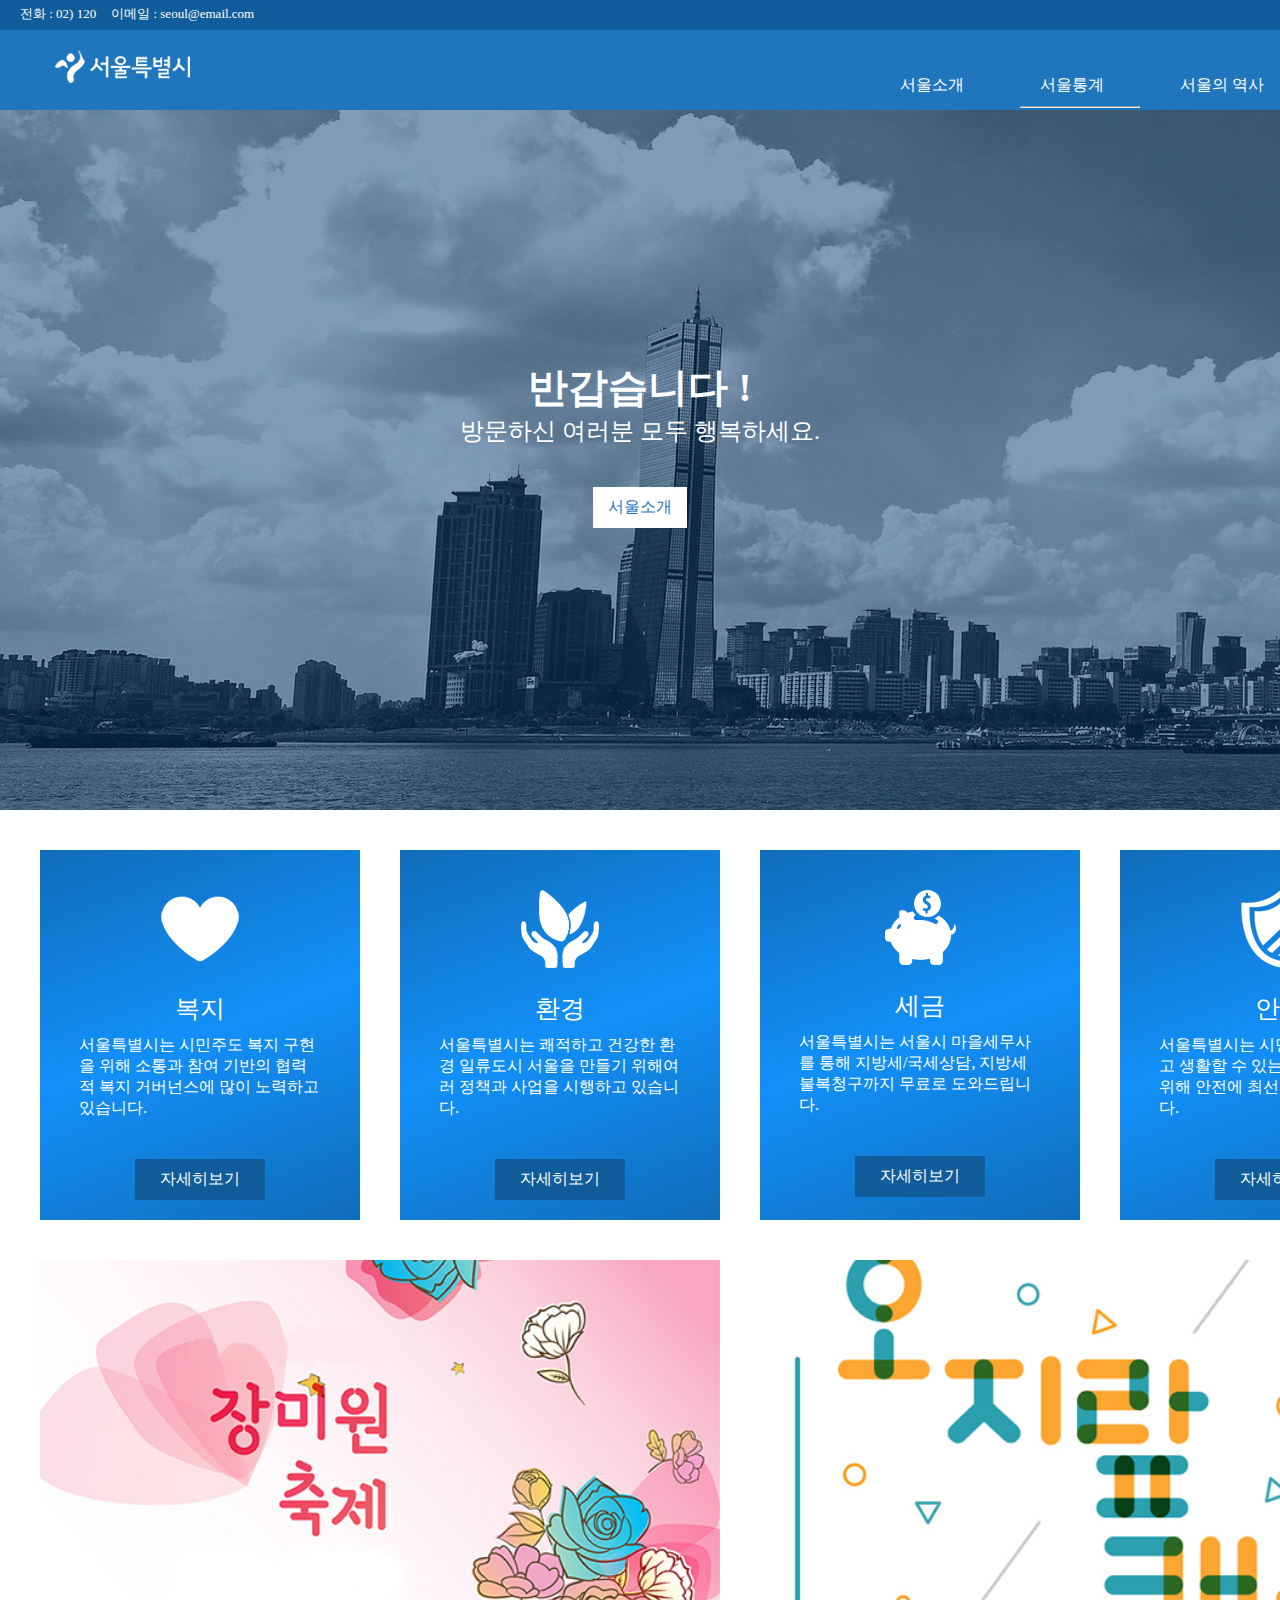
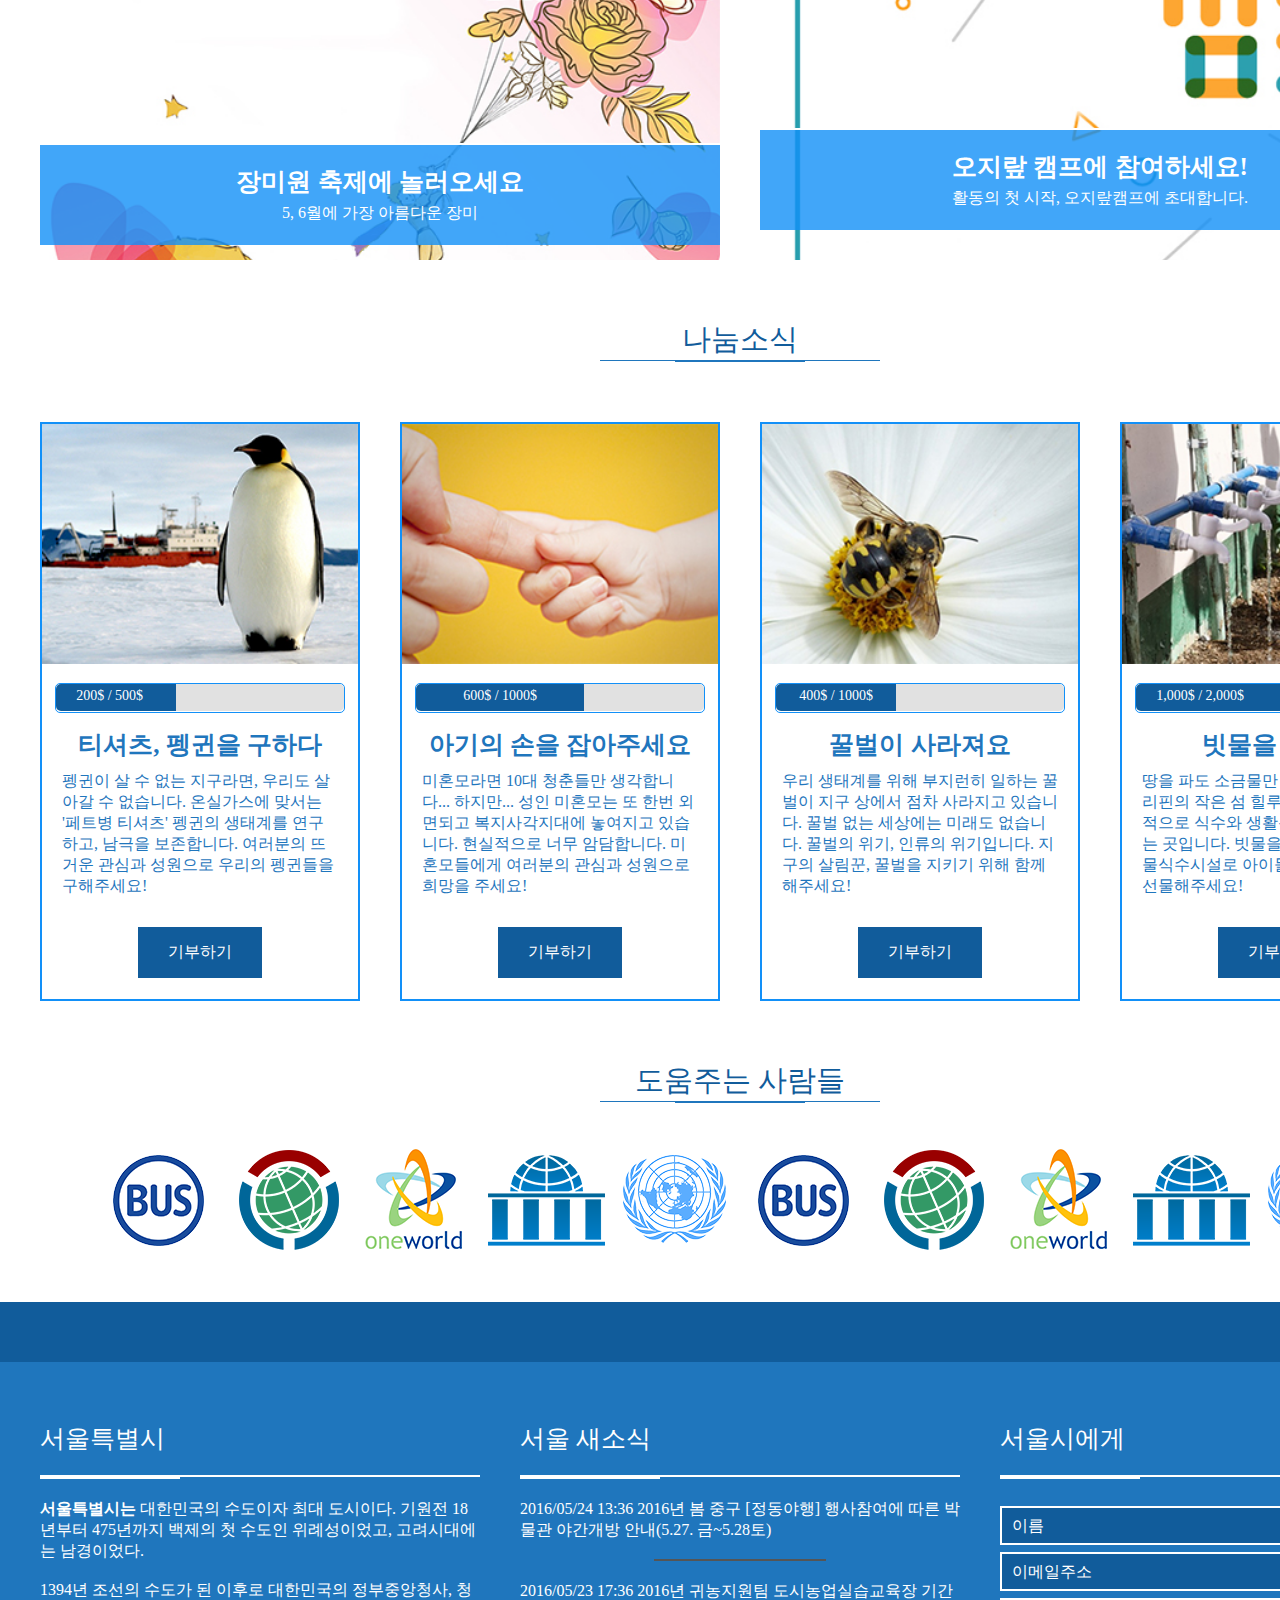
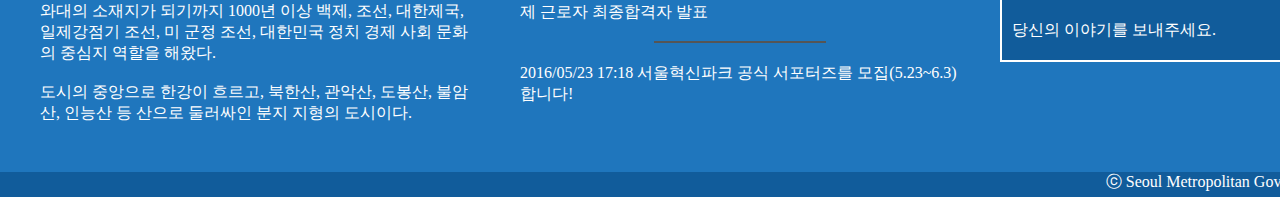
<file: html_css_web master/index.html>
<!DOCTYPE html>
<html lang="en">
<head>
	<meta charset="UTF-8">
	<link rel="stylesheet" href="css/style.css">
	<title>서울특별시</title>
</head>
<body>
	<!-- C1 START -->
	<div class="onheader col-md-12 bjblue" id="c1">
		<div class="container white">
			<ul class="mt5">
				<li class="f13">
					전화 : 02) 120
				</li>
				<li class="ml15 f13">
					이메일 : seoul@email.com
				</li>
			</ul>
		</div>
	</div><!-- C1 END -->
	<!-- C2 START -->

	<header class="col-md-12 bblue" id="c2">
		<div class="container">
			<ul class="col-md-7">
				<li class="mt20 ml15">
					<img src="images/logo.png" alt="image" title="image">
				</li>
			</ul>
			<ul class="col-md-5 white mt45">
				<li class="col-md-3">
					서울소개
				</li>
				<li class="col-md-3">
					서울통계
					<hr class="mt10" style="margin-left:-20px;">
					<ul style="margin-left:-30px;">
						<li>
							<a href="#">인구통계</a>
						</li>
						<li>
							<a href="#">기구통계</a>
						</li>
					</ul>
				</li>
				<li class="col-md-3">
					서울의 역사
				</li>
				<li class="col-md-3">
					도보관광
				</li>
			</ul>
			<ul>
				<li></li>
				<li></li>
				<li></li>
			</ul>
		</div>
	</header><!-- C2 END -->
	<!-- C3 START -->
	<div class="visual col-md-12 tac" id="c3">
		<ul class="white">
			<li class="main">
				반갑습니다 !
			</li>
			<li class="sub">
				방문하신 여러분 모두 행복하세요.
			</li>
			<li class="button sub">
				<button class="blue mt40">
					서울소개
				</button>
			</li>
		</ul>
	</div><!-- C3 END -->
	<!-- C4 START -->
	<div class="col-md-12 mt40" id="c4">
		<div class="container">
			<ul class="col-md-3">
				<li class="tac white">
					<img src="images/icons/icon_1.png" class="mt40" alt="icon" title="icon">
					<p class="mt20 f25">복지</p>
					<p class="mt10 tal">
						서울특별시는 시민주도 복지 구현을 위해 소통과 참여 기반의 협력적 복지 거버넌스에 많이 노력하고 있습니다.
					</p>
					<button class="white bjblue mt40">
						자세히보기
					</button>
				</li>
			</ul>
			<ul class="col-md-3">
				<li class="tac white">
					<img src="images/icons/icon_2.png" class="mt40" alt="icon" title="icon">
					<p class="mt20 f25">환경</p>
					<p class="mt10 tal">
						서울특별시는 쾌적하고 건강한 환경 일류도시 서울을 만들기 위해여러 정책과 사업을 시행하고 있습니다.
					</p>
					<button class="white bjblue mt40">
						자세히보기
					</button>
				</li>
			</ul>
			<ul class="col-md-3">
				<li class="tac white">
					<img src="images/icons/icon_3.png" class="mt40" alt="icon" title="icon">
					<p class="mt20 f25">세금</p>
					<p class="mt10 tal">
						서울특별시는 서울시 마을세무사를 통해 지방세/국세상담, 지방세불복청구까지 무료로 도와드립니다.
					</p>
					<button class="white bjblue mt40">
						자세히보기
					</button>
				</li>
			</ul>
			<ul class="col-md-3">
				<li class="tac white">
					<img src="images/icons/icon_4.png" class="mt40" alt="icon" title="icon">
					<p class="mt20 f25">안전</p>
					<p class="mt10 tal">
						서울특별시는 시민 모두가 안심하고 생활할 수 있는 환경을 만들기위해 안전에 최선을 다하고 있습니다.
					</p>
					<button class="white bjblue mt40">
						자세히보기
					</button>
				</li>
			</ul>
		</div>
	</div><!-- C4 END -->
	<!-- C5 START -->
	<div class="col-md-12 mt40" id="c5">
		<div class="container">
			<div class="jang col-md-6">
				<ul>
					<li>
						<div class="back">
							<p style="padding:60px 0px; margin-left:60px; opacity:0;">
								여러분의 소중한 장미는 어디에 있나요? <br>
								2016 서울대공원 장미원축제 개최 <br>
								<br>
								- 5.27.(금)부터 6.12.(일)까지 17일간 테마가든에서 개최 <br>
								- '어린왕자가 사랑한 장미'를 주제로 포토존, 프로포즈 이벤트 진행 <br>
								- 매일 밤 9시까지 개장, 밤이면 더욱 향기로운 천만송이 장미의 향연 <br>
								- 수도권민 누구에게나 열린 쉼표가 되는 과천 서울대공원 <br>
								<br>
								기 간: '16. 5. 27.(금) ~ 6.12.(일) [17일간] 장 소: 서울대공원 테마가든 장<br>미원 일대'
							</p>
							<table style="width:80%; opacity:0; margin-left:60px; margin-top:-50px;" >
								<tr class="tac">
									<th style="width:40%;">
										프로그램
									</th>
									<th style="width:20%;">
										장 소
									</th>
									<th style="width:20%;">
										일 자
									</th>
									<th style="width:20%;">
										일 시
									</th>
								</tr>
								<tr>
									<td>
										어린왕자 도서관
									</td>
									<td rowspan="2">테마가든</td>
									<td>매 일</td>
									<td>10:00 ~ 18:00</td>
								</tr>
								<tr>
									<td>장미풀장</td>
									<td></td>
									<td></td>
								</tr>
								<tr>
									<td>로즈&러브 콘서트</td>
									<td rowspan="2">테마가든</td>
									<td>토 일, 현충일</td>
									<td>17:00~19:00</td>
								</tr>
								<tr>
									<td>어른왕자의 매직쇼</td>
									<td>금~일요일</td>
									<td>19:00~19:30</td>
								</tr>
								<tr>
									<td>사랑은 미리내다리에서</td>
									<td>미리내다리</td>
									<td>5.28~5.29</td>
									<td>13:00~17:00</td>
								</tr>
							</table>
							<hr class="mt15" style="border:solid 1px #fff;">
							<ul class="op">
								<li style="height:100px; background:rgba(18,144,248,0.8);">
									<p class="tac pt20 f25 white" style="font-weight:bold;">장미원 축제에 놀러오세요</p>
									<p class="tac mt5 white">5, 6월에 가장 아름다운 장미</p>
								</li>
							</ul>
						</div>
					</li>
				</ul>
			</div>
			<div class="oji col-md-6">
				<ul>
					<li>
						<div class="back">
							<p style="padding:60px 0px; margin-left:60px; opacity:0;">
								서울청년정책네트워크 오지랖캠프<br>
								<br>
								청년정책네트워크 맴버(오지라퍼)<br>
								활동의 첫 시작, 오지랖캠프에 초대합니다. <br>
								가벼운 참여 가능합니다. 누구나 웰컴! <br>
								<br>
								'오지라퍼'란?<br>
								빗듯한 문제의식에 공감하는 친구들과 다음사회를 꿈꾸며, 오지랖 부리<br>
								고 싶은 분<br>
								모집대상 : 서울에서 활동하는 만 18세-39세 청년 및 단체<br>
								활동내용 : 오지랖캠프, 모임별 활동/작당모의, 아카데미<br>
								<br>
								'오지라퍼' 되기 <br>
								서울청년정책네트워크 홈페이지 가입 <br>
								wwww.seoulyg.net
							</p>
						
							<hr class="mt45" style="border:solid 1px #fff;">
							<ul class="op">
								<li style="height:100px; background:rgba(18,144,248,0.8);">
									<p class="tac pt20 f25 white" style="font-weight:bold;">오지랖 캠프에 참여하세요!</p>
									<p class="tac mt5 white">활동의 첫 시작, 오지랖캠프에 초대합니다.</p>
								</li>
							</ul>
						</div>
					</li>
				</ul>
			</div>
		</div>
	</div><!-- C5 END -->
	<div id="c6" class="col-md-12 mt60">
		<div class="container">
			<div class="title">
				<ul>
					<li class="jblue">
						나눔소식
					</li>
					<li class="bblue">
						
					</li>
					<li class="bblue">
						
					</li>
				</ul>
			</div>
			<div class="content" style="margin-top:60px;">
				<div class="col-md-3">
					<ul>
						<li>
							<img src="images/donation/1.jpg" style="width:100%;" alt="donation" title="donation">
						</li>
						<li class="col-md-11 fit">
							<ul>
								<li class="col-md-5 white f14">200$ / 500$</li>
								<li class="col-md-7"></li>
							</ul>
						</li>
						<li class="tac col-md-12">
							<p class="f25 blue mt15" style="font-weight:bold;">티셔츠, 펭귄을 구하다</p>
							<p class="tal mt10 blue">
								펭귄이 살 수 없는 지구라면, 우리도 살아갈 수 없습니다. 온실가스에 맞서는 '페트병 티셔츠' 펭귄의 생태계를 연구하고, 남극을 보존합니다. 여러분의 뜨거운 관심과 성원으로 우리의 펭귄들을 구해주세요!
							</p>
							<button class="white mt30 bjblue">
								기부하기
							</button>
						</li>
					</ul>
				</div>
				<div class="col-md-3 ">
					<ul>
						<li>
							<img src="images/donation/2.jpg" style="width:100%;" alt="donation" title="donation">
						</li>
						<li class="col-md-11 fit">
							<ul>
								<li class="col-md-7 white f14 tac">600$ / 1000$</li>
								<li class="col-md-5"></li>
							</ul>
						</li>
						<li class="tac col-md-12">
							<p class="f25 blue mt15" style="font-weight:bold;">아기의 손을 잡아주세요</p>
							<p class="tal mt10 blue">
								미혼모라면 10대 청춘들만 생각합니다... 하지만... 성인 미혼모는 또 한번 외면되고 복지사각지대에 놓여지고 있습니다. 현실적으로 너무 암담합니다. 미혼모들에게 여러분의 관심과 성원으로 희망을 주세요!
							</p>
							<button class="white mt30 bjblue">
								기부하기
							</button>
						</li>
					</ul>
				</div>
				<div class="col-md-3">
					<ul>
						<li>
							<img src="images/donation/3.jpg" style="width:100%;" alt="donation" title="donation">
						</li>
						<li class="col-md-11 fit">
							<ul>
								<li class="fit col-md-5 white f14 tac">400$ / 1000$</li>
								<li class="col-md-7"></li>
							</ul>
						</li>
						<li class="tac col-md-12">
							<p class="f25 blue mt15" style="font-weight:bold;">꿀벌이 사라져요</p>
							<p class="tal mt10 blue">
								우리 생태계를 위해 부지런히 일하는 꿀벌이 지구 상에서 점차 사라지고 있습니다. 꿀벌 없는 세상에는 미래도 없습니다. 꿀벌의 위기, 인류의 위기입니다. 지구의 살림꾼, 꿀벌을 지키기 위해 함께해주세요!
							</p>
							<button class="white mt30 bjblue">
								기부하기
							</button>
						</li>
					</ul>
				</div>
				<div class="col-md-3">
					<ul>
						<li>
							<img src="images/donation/4.jpg" style="width:100%;" alt="donation" title="donation">
						</li>
						<li class="col-md-11 fit">
							<ul>
								<li class="col-md-6 white f14">1,000$ / 2,000$</li>
								<li class="col-md-6"></li>
							</ul>
						</li>
						<li class="tac col-md-12">
							<p class="f25 blue mt15" style="font-weight:bold;">빗물을 식수로</p>
							<p class="tal mt10 blue">
								땅을 파도 소금물만 나오는 작은 섬. 필리핀의 작은 섬 힐루퉁안. 이곳은 자체적으로 식수와 생활용수를 조달할 수 없는 곳입니다. 빗물을 식수로 바꾸는 빗물식수시설로 아이들에게 깨끗한 물을 선물해주세요!
							</p>
							<button class="white mt30 bjblue">
								기부하기
							</button>
						</li>
					</ul>
				</div>
			</div>
		</div>
	</div>
	<div class="col-md-12 mt60" id="c7">
		<div class="container">
			<div class="title">
				<ul>
					<li class="jblue">
						도움주는 사람들
					</li>
					<li class="bblue">
						
					</li>
					<li class="bblue">
						
					</li>
				</ul>
			</div>
			<ul class="col-md-12 mt40">
				<li class="tac">
					<img src="images/sponsors/bus.png" alt="bus" title="bus">
					<img src="images/sponsors/wikimedia.png" alt="bus" title="bus">
					<img src="images/sponsors/one-world.png" alt="bus" title="bus">
					<img src="images/sponsors/wikiversity.png" alt="bus" title="bus">
					<img src="images/sponsors/united-nations.png" alt="bus" title="bus">
					<img src="images/sponsors/bus.png" alt="bus" title="bus">
					<img src="images/sponsors/wikimedia.png" alt="bus" title="bus">
					<img src="images/sponsors/one-world.png" alt="bus" title="bus">
					<img src="images/sponsors/wikiversity.png" alt="bus" title="bus">
					<img src="images/sponsors/united-nations.png" alt="bus" title="bus">
				</li>
			</ul>
		</div>
	</div>
	<footer class="col-md-12 mt40 bblue" id="c8">
		<div class="container">
			<ul class="col-md-4">
				<li class="white f25 mt60">
					서울특별시
				</li>
				<li class="mt20">
					
				</li>
				<li>
					
				</li>
				<li class="white mt20">
					<span style="font-weight:bold;">서울특별시는</span> 대한민국의 수도이자 최대 도시이다. 기원전 18년부터 475년까지 백제의 첫 수도인 위례성이었고, 고려시대에는 남경이었다.
					<br>
					<br>
					1394년 조선의 수도가 된 이후로 대한민국의 정부중앙청사, 청와대의 소재지가 되기까지 1000년 이상 백제, 조선, 대한제국, 일제강점기 조선, 미 군정 조선, 대한민국 정치 경제 사회 문화의 중심지 역할을 해왔다.
					<br>
					<br>
					도시의 중앙으로 한강이 흐르고, 북한산, 관악산, 도봉산, 불암산, 인능산 등 산으로 둘러싸인 분지 지형의 도시이다.
				</li>
			</ul>
			<ul class="col-md-4">
				<li class="white f25 mt60">
					서울 새소식
				</li>
				<li class="mt20">
					
				</li>
				<li>
					
				</li>
				<li class="white mt20">
					<p>2016/05/24 13:36 2016년 봄 중구 [정동야행] 행사참여에 따른 박물관 야간개방 안내(5.27. 금~5.28토)</p>
					<br>
					<hr style="width:170px; border:solid 0.2px #555; text-align:center; margin:0 auto;">
					<p class="mt20">2016/05/23 17:36 2016년 귀농지원팀 도시농업실습교육장 기간제 근로자 최종합격자 발표</p>
					<br>
					<hr style="width:170px; border:solid 0.2px #555; text-align:center; margin:0 auto;">
					<p class="mt20">2016/05/23 17:18 서울혁신파크 공식 서포터즈를 모집(5.23~6.3)합니다!</p>
				</li>
			</ul>
			<ul class="col-md-4">
				<li class="white f25 mt60">
					서울시에게
				</li>
				<li class="mt20">
					
				</li>
				<li>
					
				</li>
				<li class="mt20 white">
					<input type="text" placeholder="이름" > <br>
					<input type="text" placeholder="이메일주소"><br>
					<input style="height:60px;" type="text" placeholder="당신의 이야기를 보내주세요."><br>
					<button class="right bjblue mt5">보내기</button>
				</li>
			</ul>
		</div>
	</footer>
	<div class="col-md-12 bjblue" id="c9">
		<div class="container">
			<ul>
				<li class="right">
					ⓒ Seoul Metropolitan Government All rights reserved.
				</li>
			</ul>
		</div>
	</div>
</body>
</html>
</file>
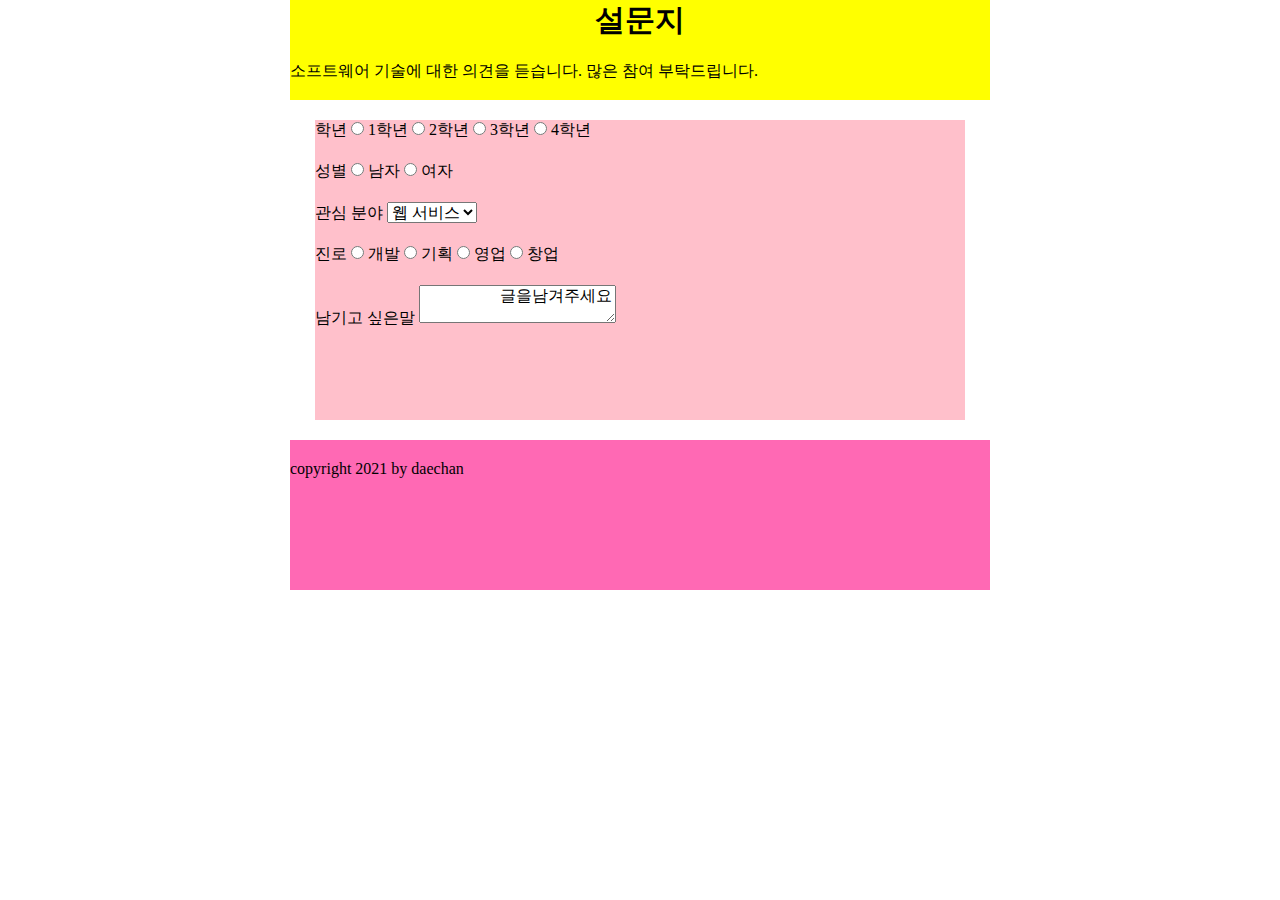
<file: html_css1/sub.html>
<!DOCTYPE html>
<html lang="en">
<head>
    <meta charset="UTF-8">
    <meta http-equiv="X-UA-Compatible" content="IE=edge">
    <meta name="viewport" content="width=device-width, initial-scale=1.0">
	<link rel="stylesheet" href="css/style.css">
    <title>Document</title>
</head>
<body>
    <!--subheader -->
    <div class="sub_header">
        <ul>
            <li > <center id="bold" class="fontsize">설문지</center> </li>
            <li class="litop">소프트웨어 기술에 대한 의견을 듣습니다. 많은 참여 부탁드립니다.</li>
        </ul>
    </div>
    <!-- body -->
    <div class="visual">
        <ul>
            <li class="litop">학년 
                <input type="radio" id="css" name="grede" value="CSS">
                1학년
                <input type="radio" id="css" name="grede" value="CSS">
                2학년
                <input type="radio" id="css" name="grede" value="CSS">
                3학년
                <input type="radio" id="css" name="grede" value="CSS">
                4학년
            </li>
            <li class="litop">성별
                <input type="radio" id="css" name="sex" value="CSS">
                남자
                <input type="radio" id="css" name="sex" value="CSS">
                여자
            </li>
            <li  class="litop">
                <label for="좋아한거">관심 분야</label>
                    <select id="cars" name="cars">
                      <option value="volvo">웹 서비스</option>
                      <option value="saab">c</option>
                     <option value="fiat">기타등등</option>
                 </select>
            </li>
            <li class="litop">진로
                <input type="radio" id="css" name="career" value="CSS">
                개발
                <input type="radio" id="css" name="career" value="CSS">
                기획
                <input type="radio" id="css" name="career" value="CSS">
                영업
                <input type="radio" id="css" name="career" value="CSS">
                창업
            </li>
            <li class="litop">남기고 싶은말
                <textarea>
                    글을남겨주세요
                </textarea>
            </li>
        </ul>
    </div>
    <!-- sub footer -->
    <div class="sub_footer">
        <ul>
            <li><p> copyright 2021 by daechan</p></li>
        </ul>
    </div>
</body>
</html>
</file>
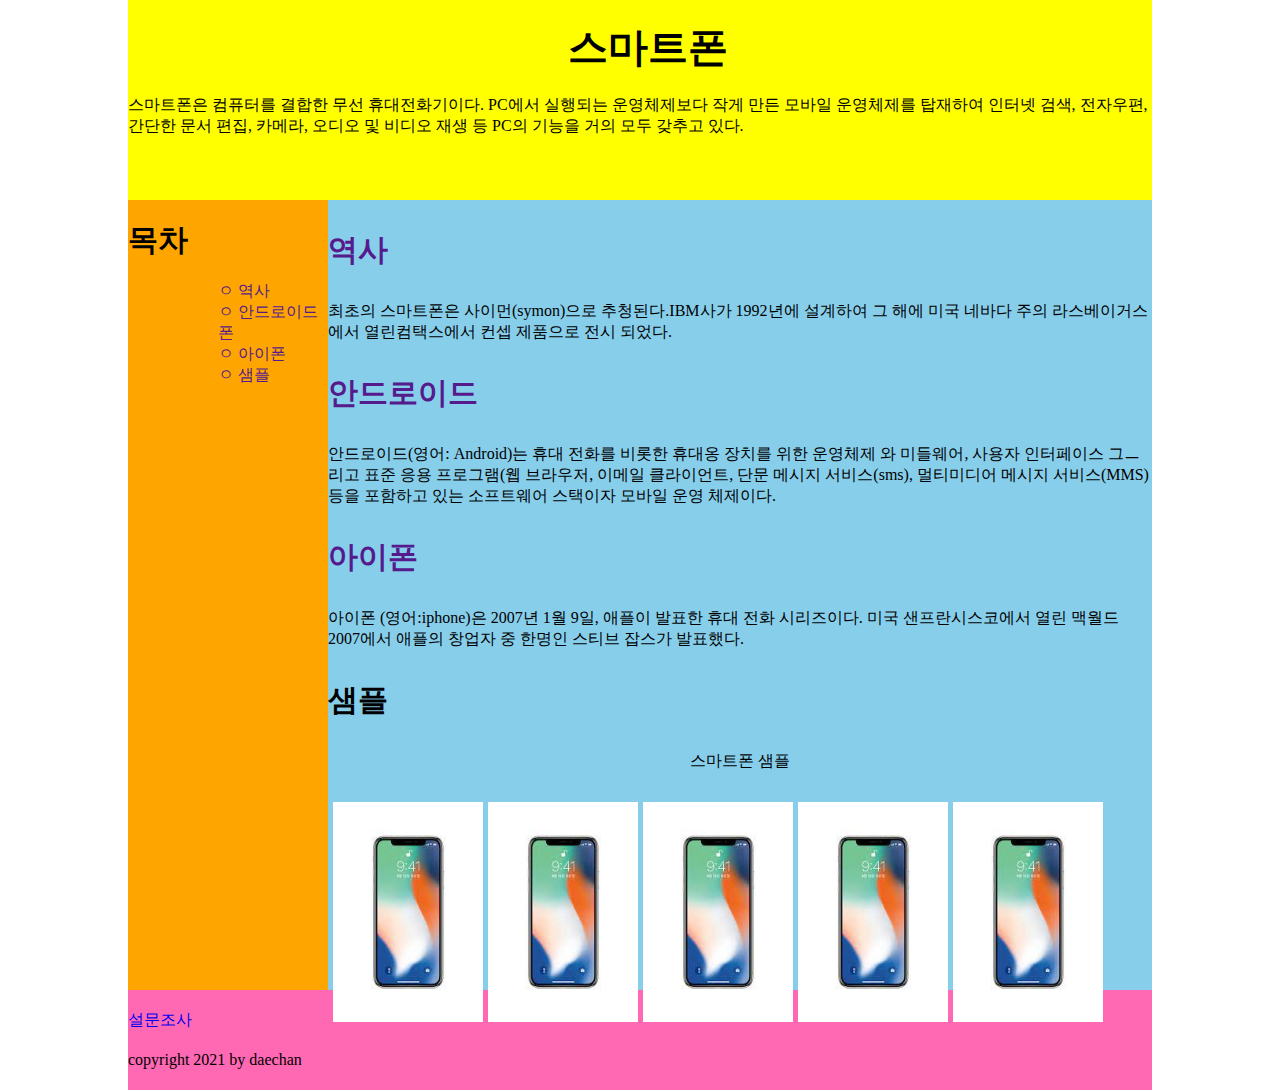
<file: html_css1/web.html>
<!DOCTYPE html>
<html lang="en">
<head>
    <meta charset="UTF-8">
    <meta http-equiv="X-UA-Compatible" content="IE=edge">
	<link rel="stylesheet" href="css/style.css">
    <meta name="viewport" content="width=device-width, initial-scale=1.0">
    <title>대찬쓰</title>
</head>
<body>
    <!--header-->
    <div class="header">
        <ul>
            <li class="header_t1" id="bold">스마트폰</li>
            <li>스마트폰은 컴퓨터를 결합한 무선 휴대전화기이다. PC에서 실행되는 운영체제보다 작게 만든 모바일 운영체제를 탑재하여 인터넷 검색, 전자우편, 간단한 문서 편집, 카메라, 오디오 및 비디오 재생 등 PC의 기능을 거의 모두 갖추고 있다.</li>
        </ul>
    </div>
    <!--container-->
    <div class="container">
        <div class="nav">
            <ul>
                <p id="bold" class="fontsize">목차</p>
                <li class="litop"><a href="" >ㅇ 역사</a></li>
                <li><a href="">ㅇ 안드로이드폰</a></li>
                <li><a href="">ㅇ 아이폰</a></li>
                <li><a href="">ㅇ 샘플</a></li>
            </ul>
        </div>
        <div class="section">
            <ul>
                <li><a href=""  id="bold" class="fontsize">역사</a></li>
                <li class="litop">최초의 스마트폰은 사이먼(symon)으로 추청된다.IBM사가 1992년에 설계하여 그 해에 미국 네바다 주의 라스베이거스에서 열린컴택스에서 컨셉 제품으로 전시 되었다.</li>
                <li><a href=""  id="bold" class="fontsize">안드로이드</a></li>
                <li class="litop">안드로이드(영어: Android)는 휴대 전화를 비롯한 휴대옹 장치를 위한 운영체제 와 미들웨어, 사용자 인터페이스 그ㅡ리고 표준 응용 프로그램(웹 브라우저, 이메일 클라이언트, 단문 메시지 서비스(sms), 멀티미디어 메시지 서비스(MMS)등을 포함하고 있는 소프트웨어 스택이자 모바일 운영 체제이다.</li>
                <li><a href=""  id="bold" class="fontsize">아이폰</a></li>
                <li class="litop"> 아이폰 (영어:iphone)은 2007년 1월 9일, 애플이 발표한 휴대 전화 시리즈이다. 미국 샌프란시스코에서 열린 맥월드 2007에서 애플의 창업자 중 한명인 스티브 잡스가 발표했다.</li>
                <li id="bold" class="fontsize">샘플</li>
                <li> <center> 스마트폰 샘플 </center></li>
                <li><img src="images/phone.jpeg" alt="phone"></li>
                <li><img src="images/phone.jpeg" alt="phone"></li>
                <li><img src="images/phone.jpeg" alt="phone"></li>
                <li><img src="images/phone.jpeg" alt="phone"></li>
                <li><img src="images/phone.jpeg" alt="phone"></li>
            </ul>
        </div>
    </div>
    <!--footer-->
    <div class="footer">
        <ul>
            <li ><a href="sub.html">설문조사</a></li>
            <li class="litop">copyright 2021 by daechan</li>
        </ul>
    </div>

</body>
</html>
</file>
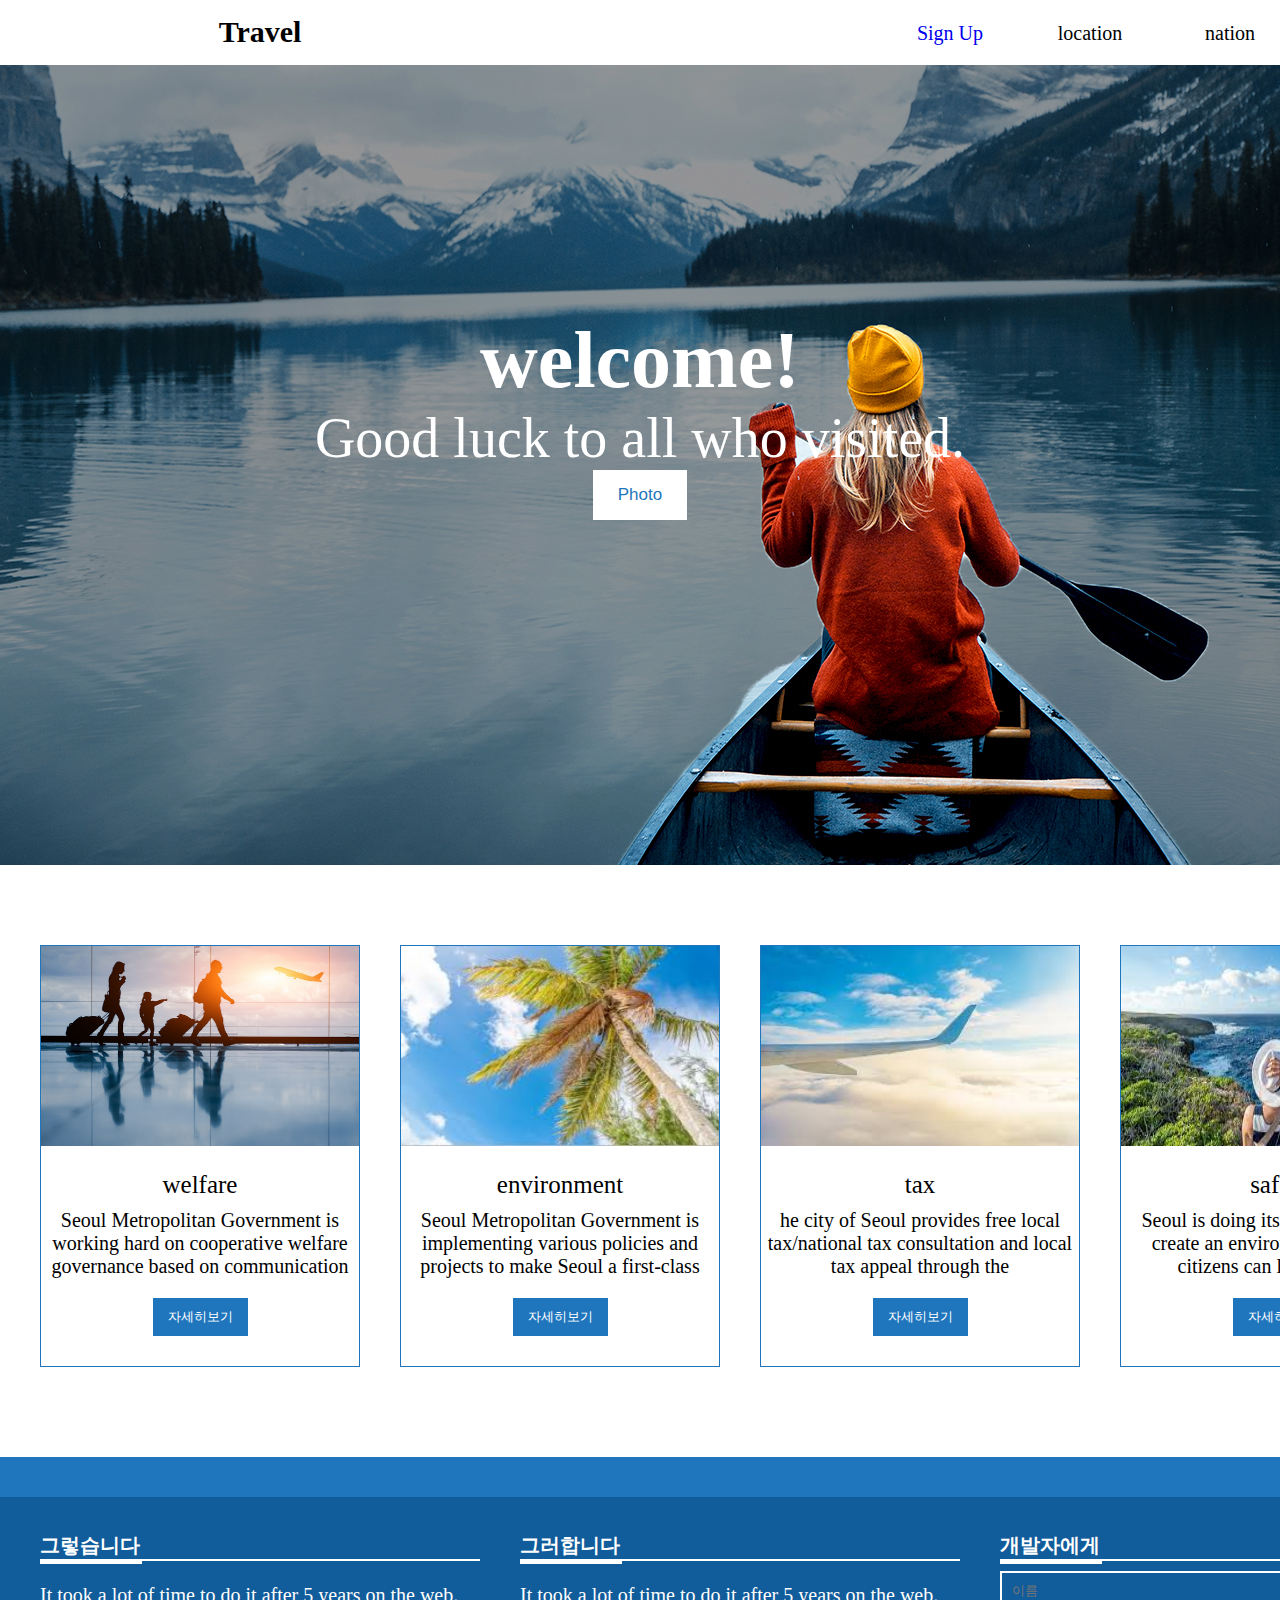
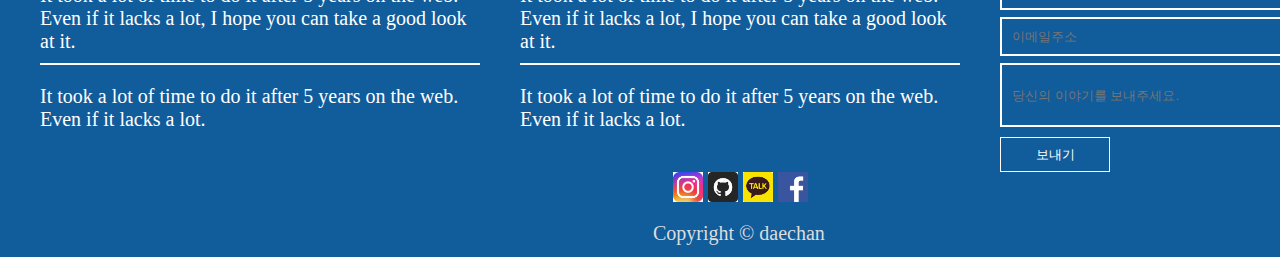
<file: project_WEB/home.html>
<!DOCTYPE html>
<html lang="en">
<head>
    <meta charset="UTF-8">
    <meta http-equiv="X-UA-Compatible" content="IE=edge">
    <meta name="viewport" content="width=device-width, initial-scale=1.0">
    <title>Document</title>
    <link rel="stylesheet" href="home_style.css">
</head>
<body>
    <!-- header -->
    <div class="col-md-12 header"> 
        <div class="container">
            <ul class="col-md-4 title">
                <li>Travel</li>
            </ul>
            <ul class="col-md-5 menu">
                <li><a href="sign_up/sign.html"> Sign Up</a></li>
                <li>location</li>
                <li>nation</li>
                <li>Photo</li>
            </ul>
        </div>
    </div>
    <!-- visual -->
    <div class="col-md-12 visual">
        <ul>
            <li class="main">
                welcome!
            </li>
            <li class="sub">
                Good luck to all who visited.
            </li>
            <li class="button sub">
                <button>
                    Photo
                </button>
            </li>
        </ul>
    </div>
    <!-- contax -->
	<div class="col-md-12 contax">
		<div class="container">
			<ul class="col-md-3">
				<li class="tac">
					<img src="image/contax1.jpg" class="mt40" alt="icon" title="icon">
					<p class="mt20 f25">welfare</p>
					<p class="mt10">
						Seoul Metropolitan Government is working hard on cooperative welfare governance 
                        based on communication
					</p>
					<button class="tac_button">
						자세히보기
					</button>
				</li>
			</ul>
			<ul class="col-md-3">
				<li class="tac">
					<img src="image/contax2.jpg" class="mt40" alt="icon" title="icon">
					<p class="mt20 f25">environment</p>
					<p class="mt10">
						Seoul Metropolitan Government is implementing various policies and projects
                         to make Seoul a first-class
					</p>
					<button>
						자세히보기
					</button>
				</li>
			</ul>
			<ul class="col-md-3">
				<li class="tac">
					<img src="image/contax3.jpg" class="mt40" alt="icon" title="icon">
					<p class="mt20 f25">tax</p>
					<p class="mt10">
						he city of Seoul provides free local tax/national tax consultation and local 
                        tax appeal through the 
					</p>
					<button>
						자세히보기
					</button>
				</li>
			</ul>
			<ul class="col-md-3">
				<li class="tac">
					<img src="image/contax4.jpg" class="mt40" alt="icon" title="icon">
					<p class="mt20 f25">safety</p>
					<p class="mt10">
						Seoul is doing its best for safety to create an environment 
                        where all citizens can live in peace.
					</p>
					<button>
						자세히보기
					</button>
				</li>
			</ul>
		</div>
	</div>
    <!-- footer -->
	<div class="col-md-12 footer">
        <div class="container">
			<div class="col-md-4 footer_box">
				<ul>
					<li>
						<p class="mt20"> <b>그렇습니다</b> </p>
						<hr class="White"> 
						<hr class="line">
						<p class="mt20"> It took a lot of time to do it after 5 years on the web. Even if it lacks a lot, I hope you can take a good look at it.</p>
						<hr class="mt10">
						<p class="mt20"> It took a lot of time to do it after 5 years on the web. Even if it lacks a lot.</p>
					</li>
				</ul>
			</div>
			<div class="col-md-4 footer_box">
				<ul>
					<li>
						<p class="mt20"> <b>그러합니다</b> </p>
						<hr class="White"> 
						<hr class="line">
						<p class="mt20"> It took a lot of time to do it after 5 years on the web. Even if it lacks a lot, I hope you can take a good look at it.</p>
						<hr class="mt10">
						<p class="mt20"> It took a lot of time to do it after 5 years on the web. Even if it lacks a lot.</p>
					</li>
				</ul>
			</div>
			<div class="col-md-4 footer_box">
				<ul>
					<li>
						<p class="mt20"> <b>개발자에게</b> </p>
						<hr class="White"> 
						<hr class="line">
						<input type="text" placeholder="이름" > <br>
						<input type="text" placeholder="이메일주소"><br>
						<input style="height:60px;" type="text" placeholder="당신의 이야기를 보내주세요."><br>
						<button class="mt10">보내기</button>
					</li>
				</ul>
			</div>
			<div class="footer_bottom">
				<ul>
					<li> <a href="https://www.instagram.com/?hl=ko"><img src="image/instar.jpg" alt="#"></a></li>
					<li><a href="https://github.com/Daechance/web_front"> <img src="image/github.png" alt="#"> </a></li>
					<li><a href="https://www.kakaocorp.com/page/service/service/KakaoTalk"> <img src="image/kakao.png" alt="#"></a></li>
					<li><a href="https://ko-kr.facebook.com/"> <img src="image/face.png" alt="#"></a></li>
				</ul>
				<ul>
					<li>  <p style="float: left; color: #ddd;">Copyright © daechan</p>  </li>
				</ul>
			</div>
        </div>
    </div>
</body>
</html>
</file>
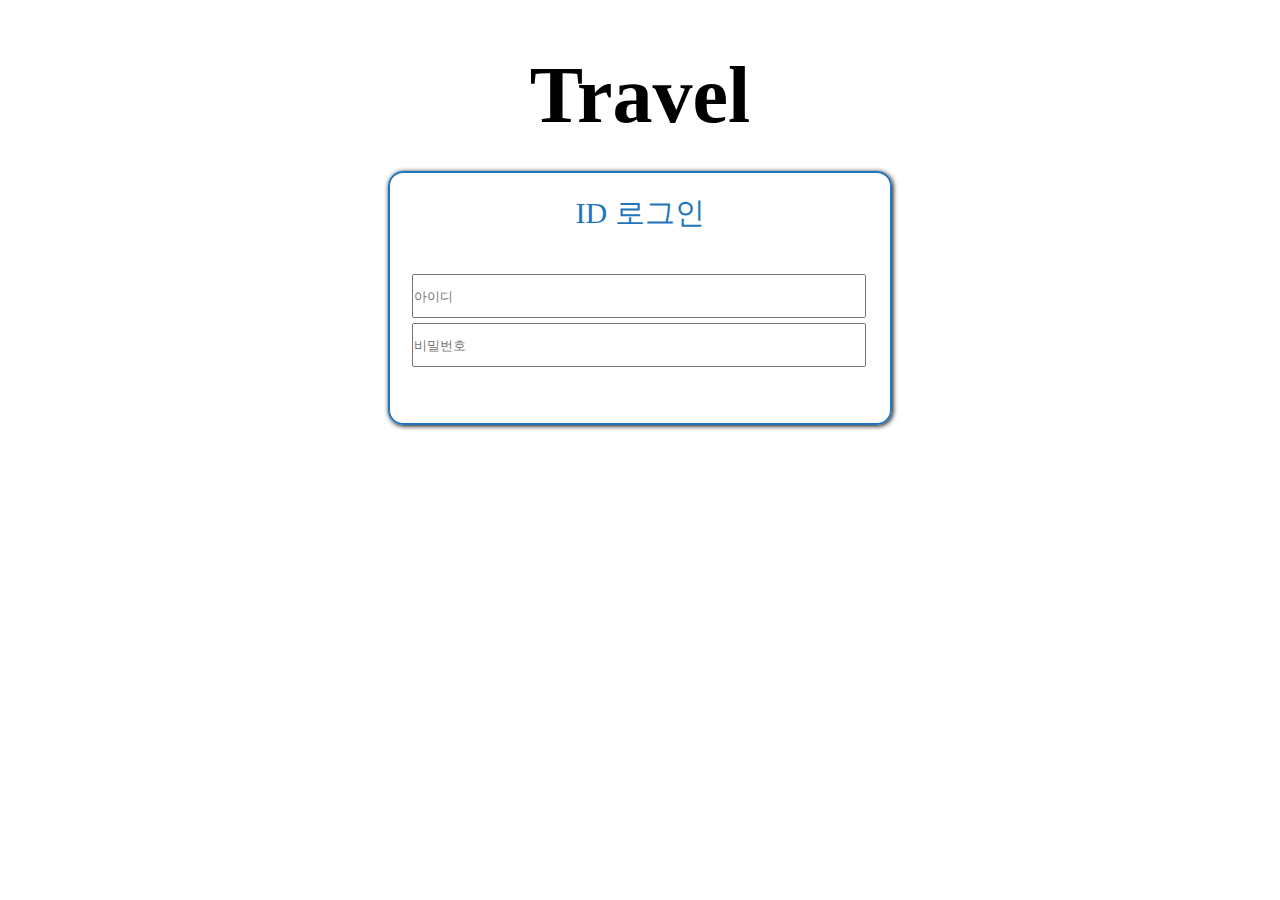
<file: project_WEB/sign_up/sign.html>
<!DOCTYPE html>
<html lang="en">
<head>
    <meta charset="UTF-8">
    <meta http-equiv="X-UA-Compatible" content="IE=edge">
    <meta name="viewport" content="width=device-width, initial-scale=1.0">
    <title>Document</title>
    <link rel="stylesheet" href="sign.css">
</head>
<body>
    <p>Travel</p>
    <div class="sign">
        <ul>
            <li>ID 로그인</li>
			<input type="text" placeholder="아이디" style="margin-top: 40px;"> <br>
			<input type="text" placeholder="비밀번호"><br>
        </ul>
    </div>
</body>
</html>
</file>
<file: html_css_web master/css/style.css>
/* OPTION */
*{
	margin:0;
	padding:0;
	list-style:none;
	text-decoration:none;
	font:normal 16px "malgun gothic";
}
a{
	color:inherit;
}
.dn{
	display:none;
}
.white{
	color:white;
}
.jblue{
	color:#115c9b;
}
.blue{
	color:#1f76bd;
}
.bjblue{
	background-color:#115c9b;
}
.bblue{
	background-color:#1f76bd;
}
.tac{ text-align:center; }
.tal{ text-align:left; }
.container{
	width:1440px;
	margin:0 auto;
}
.f13{font-size:13px;}
.f14{font-size:14px;}
.f15{font-size:15px;}
.f16{font-size:16px;}
.f20{font-size:20px;}
.f25{font-size:25px;}
.row{
	margin:0 -20px;
}
.fit{
	padding:0 !important;
}
[class*="col-"]{
	float:left;
	padding:0 20px;
	box-sizing:border-box;
}
.col-md-1{ width:calc( 100% / 12 * 1); }
.col-md-2{ width:calc( 100% / 12 * 2); }
.col-md-3{ width:calc( 100% / 12 * 3); }
.col-md-4{ width:calc( 100% / 12 * 4); }
.col-md-5{ width:calc( 100% / 12 * 5); }
.col-md-6{ width:calc( 100% / 12 * 6); }
.col-md-7{ width:calc( 100% / 12 * 7); }
.col-md-8{ width:calc( 100% / 12 * 8); }
.col-md-9{ width:calc( 100% / 12 * 9); }
.col-md-10{ width:calc( 100% / 12 * 10); }
.col-md-11{ width:calc( 100% / 12 * 11); }
.col-md-12{ width:calc( 100% / 12 * 12); }

.ml5{ margin-left:5px; }
.ml10{ margin-left:10px; }
.ml15{ margin-left:15px; }
.ml20{ margin-left:20px; }
.ml25{ margin-left:25px; }
.ml30{ margin-left:30px; }
.ml35{ margin-left:35px; }
.ml40{ margin-left:40px; }
.ml45{ margin-left:45px; }
.ml60{ margin-left:60px; }

.mt5{ margin-top:5px; }
.mt10{ margin-top:10px; }
.mt15{ margin-top:15px; }
.mt20{ margin-top:20px; }
.mt25{ margin-top:25px; }
.mt30{ margin-top:30px; }
.mt35{ margin-top:35px; }
.mt40{ margin-top:40px; }
.mt45{ margin-top:45px; }
.mt60{ margin-top:60px; }

.pt5{ padding-top:5px; }
.pt10{ padding-top:10px; }
.pt15{ padding-top:15px; }
.pt20{ padding-top:20px; }
.pt25{ padding-top:25px; }
.pt30{ padding-top:30px; }
.pt35{ padding-top:35px; }
.pt40{ padding-top:40px; }
.pt45{ padding-top:45px; }

.right{
	float:right;
}

/*HEADER*/

#c1 ul li{
	float:left;
}

.onheader{
	height:30px;
}
header{
	height:80px;
}
/*HEADER END*/
#c2{
	position:relative;
	z-index:999;
}
#c2 ul li ul li{
	transition:all .5s ease-in-out;
	height:0px;
	overflow:hidden;
	width:120px;
	padding-left:20px;
	line-height:30px;
	background:#115c9b;
	border-top:solid 1px #1f76bd;
}
#c2 ul li:hover ul li{
	height:33px;
	cursor:pointer;
}
#c2 ul:nth-child(3) > li{
	width:25px;
	height:2px;
	background:white;
	margin-top:5px;
	display:none;
}
/*C3 START*/
/*VISUAL 부분*/

#c3{
	position:relative;
	height:700px;
	background:url("../images/slider/home-slider-1.jpg");
}
#c3 ul{
	margin-top:250px;
}
#c3 ul li:nth-child(1){
	font:bold 2.5em "malgun gothic";
}
#c3 ul li:nth-child(2){
	font:normal 1.5em "malgun gothic";
}
#c3 button{
	padding:10px 15px;
	background:white;
	border:none;
}

.main{
	animation:main 1.5s ease-out;
}

.sub{
	animation:sub 1.5s ease-out;
}

@keyframes main {
	0%{ transform:translateY(-550px); }
    20%, 50%, 80%, 100% {transform: translateY(0);}
    30% {transform: translateY(50px);}
    40% {transform: translateY(-20px);}
    50% {transform: translateY(10px);}
}

@keyframes sub{
	0%{ transform:translateY(550px); }
	20%, 50%, 80%, 100% { transform:translateY(0); }
	30%{transform:translateY(-50px);}
	40% {transform: translateY(20px);}
    50% {transform: translateY(-10px);}
}

/*C3 END*/

/*C4 START*/
/*그라디언트 박스 부분*/
#c4 .container > ul{
	padding:0 20px;
}
#c4 .container > ul > li{
	height:370px;
	background:linear-gradient(160deg, #115b9b -25%, #1290f8 50%, #115b9b 125%);
	padding:0 39px;
}
#c4 button{
	padding:10px 25px;
	border:none;

}
/*C4 END*/
/*C5 START*/
/*장미원축제 & 오지랖 캠프 두 설명박스 부분*/
.jang{
	position:relative;
}
.jang > ul > li{
	height:600px;
	background:url("../images/home/rose.jpg")center center /cover;
	color:white;
}
.jang > ul > li:hover p,
.jang > ul > li:hover table{
	opacity:1 !important;
}
.oji{
	position:relative;
}
.oji > ul > li{
	height:600px;
	background:url("../images/home/camp.jpg")center center /cover;
	color:white;
}
.op{
	opacity:1 !important;
}
.back{
	transition:all .5s ease;
	width:100%;
	height:600px;
	
}
.back > p{
	opacity:0;
}
.back:hover{
	opacity:1;
	background:rgba(18,144,248,0.8);
}
.oji > ul > li:hover p{
	opacity:1 !important;
	font-weight:bold;
}
#c5 table,th,td{
	line-height:30px;
	border:solid 2px white;
	padding-left:5px;
	border-collapse:collapse;
}
/*C5 END */
/*C6 START*/
/*나눔소식 부분*/
.title > ul > li{
	font:normal 1.8em "malgun gothic";
	text-align:center;
}
.title > ul > li:nth-child(2){
	width:280px;
	height:1px;
	margin:0 auto;
}

.title > ul > li:nth-child(3){
	width:130px;
	height:1.2px;
	margin:0 auto;
}

#c6 .container > .content > div > ul{
	padding:0px !important;
	border:solid 2px #1290f8;
	height:575px;
}
.content > div > ul > li:nth-child(2){
	
	margin:0 auto;
	float:none;
	height:30px;
	border-radius:5px;
	border:solid 1px #1290f8;
	margin-top:15px;
}
.content > div > ul > li:nth-child(2) > ul > li:nth-child(1){
	height:27px;
	background:#115c9b;
	border-top-left-radius:5px;
	border-bottom-left-radius:5px;
	line-height:24px;
}
.content > div > ul > li:nth-child(2) > ul > li:nth-child(2){
	height:27px;
	background:#e1e1e1;
	border-top-right-radius:5px;
	border-bottom-right-radius:5px;

}
.content button{
	padding:15px 30px;
	border:none;
}
/*C6 END*/
/*FOOTER START*/
footer{
	border-top:solid 60px #115c9b;
	height:470px;
}

#c8 ul > li:nth-child(2){
	width:100%;
	height:2px;
	background:white;
}
#c8 ul > li:nth-child(3){
	width:140px;
	height:2px;
	background:white;
}
#c8 input{
	width:97%;
	height:35px;
	border:solid 2px white;
	color:white;
	background:#115c9b;
	padding-left:10px;
	margin-top:7px;
}
#c8 button{
	border:none;
	color:white;
	border:solid 1px white;
	padding:10px 15px;
}
::-webkit-input-placeholder{
	color:white;
}
::-moz-placeholder{
	color:white;
}
#c9{
	height:25px;
	color:white;
}
/*FOOTER END*/

/* Responsive Publishing */

@media screen and (max-width:768px){
	.container{
		width:100% !important;
	}
	#c2 ul:nth-child(1){
		width:23%;
	}
	#c2 ul:nth-child(2){
		width:77%;
		margin-top:30px;
	}
	#c2 ul:nth-child(2) > li{
		padding:0px 5px;
		font-size:20px;
	}
	#c2 ul:nth-child(2) > li > ul {
		margin-top:21px;
	}
	#c2 hr{
		display:none;
	}
	#c3{
		height:300px;
	}
	#c3 ul{
		margin-top:70px;
	}
	#c4 .col-md-3{
		width:50% !important;
		margin-top:30px;
		padding:0 10px !important;
	}
	#c6 .f25{
		font-size:20px !important;
	}
	#c5 .col-md-6{
		margin-top:80px;
		width:100% !important;
	}
	#c6 .col-md-3{
		width:50%;
		margin-top:40px;
	}
	.col-md-4{
		width:100%;
	}
	footer{
		height:1100px;
	}
	#c7 img{
		width:9%;
	}
}
@media screen and (max-width:320px){
	#c2 ul:nth-child(2) > li{
		display:none;
	}
	#c2 ul:nth-child(3){
		float:right;
	}
	#c2 ul:nth-child(3) > li{
		display:block;
	}
	#c3 button{
		display:none;
	}
	#c3{
		height:200px;
	}
	.main{
		font-size:20px !important;
	}
	.sub{
		font-size:15px !important;
	}
	#c4 .col-md-3{
		width:100% !important;
	}
	#c4 .col-md-3 > li{
		padding:0 7px !important;
	}
	#c4 .tal{
		font-size:13px !important;
	}
	#c5 > .container > div{
		margin-top:-20px;
	}
	#c5 > .container > div > ul > li{
		height:200px;	
	}
	.back{
		height:200px;
	}
	.back > p,
	.back > table{
		display:none;
	}
	.back > ul > li > p:nth-child(1){
		font-size:18px;
	}
	.op{
		margin-top:100px;
	}
	.back > ul > li > p:nth-child(2){
		font-size:11px;
	}
	#c6 .col-md-3{
		width:100%;
	}
	#c6 .content ul li ul li{
		font-size:9px !important;
		padding:0;
		text-align:center;
	}
	#c6 .content div ul{
		height:470px !important;
	}
	#c6 .content ul li .f25{
		font-size:17px !important;
	}
	#c6 .content ul li p{
		font-size:11px !important;
	}
	#c7{
		padding:0;
	}
	#c7 .container > ul{
		padding: 0 !important;
	}
	#c7 img{
		width:18% !important;
	}
	footer{
		padding:0 !important;
		height:1350px !important;
	}
	#c9{
		height:60px;
		text-align:right;
	}
}
</file>
<file: html_css1/css/style.css>
/* OPTION a 밑줄 제거!함 */
*{
	margin:0;
	padding:0;
	list-style:none;
	text-decoration:none;
	font:normal 16px "malgun gothic";
}

#bold{font-weight:bold;}
.fontsize{font-size:30px;}
.litop{margin-top:20px;}

/*header*/
.header {
    width: 1024px;
    height: 200px;
    background-color: yellow;
    margin: 0 auto;
}
.header > ul > li {
    float: left;
    margin-top: 20px;
}
.header_t1{
    float: left;
    font-size: 40px;
    margin-left:440px;
}
/*container > nav > selctoin*/
.container{
    width:1024px;
    height: 790px;
    margin: 0 auto;
}
.nav{
    float: left;
    width: 200px;
    height: 790px;
    background-color: orange;
}
.nav p{
    margin-top: 20px;
}
.nav > ul > li {
    margin-left: 90px;
}
.section {
    float: left;
    width:824px;
    height: 790px;
    background-color: skyblue;
}
.section > ul > li  {
    margin-top: 30px;
}
.section > ul > li > img{
    float: left;
    margin-left: 5px;
    width: 150px;
    height: 220px;
}
/*footer*/
.footer{
    width: 1024px;
    height: 80px;
    background-color: hotpink;
    margin: 0 auto;
    padding-top: 20px;
}

/*sub!!!!!*/
/*sub header*/
.sub_header{
    width: 700px;
    height: 100px;
    background-color: yellow;
    margin: 0 auto;
}
/*visual*/
.visual{
    margin: 0 auto;
    margin-top: 20px;
    width: 650px;
    background-color:pink;
    height: 300px;
    margin-bottom: 20px;
}
/*sub_footer*/
.sub_footer{
    margin-top: 20px;
    width: 700px;
    height: 130px;
    background-color: hotpink;
    margin: 0 auto;
    padding-top: 20px;
}
</file>
<file: project_WEB/home_style.css>
/* OPTION */
*{margin: 0; padding: 0; list-style: none; text-decoration: none; font-family:normal 16px "malgun gothic";}
/*font-family: Antonio; */
/*424242*/
.container{width: 1440px; margin: 0 auto; font:normal 20px "malgun gothic";}

[class*="col-"]{
    float: left;
    padding: 0 20px;
    box-sizing: border-box;
}
.col-md-1{width:calc(100% / 12 * 1);}
.col-md-2{width:calc(100% / 12 * 2);}
.col-md-3{width:calc(100% / 12 * 3);}
.col-md-4{width:calc(100% / 12 * 4);}
.col-md-5{width:calc(100% / 12 * 5);}
.col-md-6{width:calc(100% / 12 * 6);}
.col-md-7{width:calc(100% / 12 * 7);}
.col-md-8{width:calc(100% / 12 * 8);}
.col-md-9{width:calc(100% / 12 * 9);}
.col-md-10{width:calc(100% / 12 * 10);}
.col-md-11{width:calc(100% / 12 * 11);}
.col-md-12{width:calc(100% / 12 * 12);}

.mt10{ margin-top: 10px;}
.mt20{ margin-top: 20px;}
.f25{font-size: 25px; }
/*header*/
.header{
    text-align: center;
    height: 70px;
} 

.title{
    float: left;
	font:bolder 30px "malgun gothic";
    margin-top: 15px;

}
.title:hover{
    cursor: pointer;
}

.menu{
    float: right;
}
.menu > li{
    float: left;
    width: 140px;
    padding-top: 22px;
    padding-bottom: 22px;
}
.menu > li:hover{
    cursor: pointer;
    transition: .8s;
    background-color: #1f76bd;
    color:#fff;
}

/*visual*/
.visual{
    background:url("image/visual.jpg");
	height:800px;
    margin-top: -5px;
    text-align: center;
    color: #fff;
}

.visual ul{
	margin-top:250px;
}
.visual ul li:nth-child(1){
	font:bold 80px "malgun gothic";
}
.visual ul li:nth-child(2){
	font:normal 3.5em "malgun gothic";
}

.main{
	animation:main 1.5s ease-out;
}

.sub{
	animation:sub 1.5s ease-out;
}

.button > button{
    background-color: #fff;
    border: none;
    padding: 15px 25px;
    color:#1f76bd;
    font-size: 17px;
}
.button > button:hover{
    cursor: pointer;
    border: solid 1px #fff;
    transition: .5s;
    font-size: 23px;
}

@keyframes main {
	0%{ transform:translateY(-550px); }
    20%, 50%, 80%, 100% {transform: translateY(0);}
    30% {transform: translateY(50px);}
    40% {transform: translateY(-20px);}
    50% {transform: translateY(10px);}
}

@keyframes sub{
	0%{ transform:translateY(600px); } 
	20%, 50%, 80%, 100% { transform:translateY(0); }
	30%{transform:translateY(-50px);}
	40% {transform: translateY(20px);}
    50% {transform: translateY(-10px);}
}

/*c1*/
.contax{ text-align: center;}

.tac > img {
    width:318px;
    height:200px;
}

.tac {
    border: solid 1px #1f76bd;
    height: 420px;
    margin-top: 80px;
}

.tac > button {
    padding: 10px 15px;
    background-color: #1f76bd;
    color:#fff;
    margin-top: 20px;
    border: none;
}

/*footer*/
.footer{
    margin-top: 90px;
    background-color: #115c9b;
    height: 400px;
    border-top:solid 40px #1f76bd;
}
.footer_box{
    color: white;
    margin-top: 15px;
}
.line{
    width: 100px;
    height: 2px;
    background-color: #fff;
    margin-top: -1px;
}
hr {
    border: solid 1px white;
}
.footer_box > p{
    font-size:  25px;
}
.footer_box input{
	width:97%;
	height:35px;
	border:solid 2px white;
	color:white;
	background:#115c9b;
	padding-left:10px;
	margin-top:7px;
}
.footer_box button{ 
    width: 25%;
    height: 35px;
    background-color: #115c9b;
    border: solid 1px #fff;
    color: #fff;
}
.footer_bottom img{
    width: 30px;
    height: 30px;
}
.footer_bottom > ul:nth-child(1){
    float: left;
    margin-left: 45%;
}
.footer_bottom > ul > li{
    float: left;
    margin-left: 5px;
}
.footer_bottom ul:nth-child(2) > li > p{
    margin-top: 50px;
    margin-left: -160px;
}

/*768px 반응형*/

@media screen and (max-width:768px){
	.container{
		width:100% !important;
	}
    .header{
        width: 100%;
    }
    .menu{
        width: 80% !important;
        float: right;
        margin-right: -200px;
    }
    .menu > li{
        width: 88px;
        font-size: 15px;
        padding-top: 25px;
        padding-bottom: 25px;
    }
    .contax{
        margin-top: 50px;
        height: 2300px;
    }
    
    .contax .col-md-3{
        width: 80%;
        margin-left: 10%;
    }
    .tac{
        height: 500px;
    }
    .tac img{
        width:100%;
        height: 300px;
    }
    .footer{
        height: 1000px;
    }
    .footer_box{
        margin-top: 50px;
        width: 100%;
    }

    .footer_bottom ul:nth-child(1){
        margin-left: 40%;
        margin-top: 50px;
    }
    .footer_bottom ul:nth-child(2) > li > p {
        margin-top: 100px;
    }

}
</file>
<file: project_WEB/sign_up/sign.css>
*{margin: 0; padding: 0; list-style: none; text-decoration: none; font-family:normal 16px "malgun gothic";}

.sign{
    width: 500px;
    height: 250px;
    border: solid 2px #1f76bd;
    margin: 0 auto;
    border-radius:  15px;
    margin-top: 30px;
    box-shadow: 1px 1px 5px;
}

.sign > ul > li {
    font-size: 30px;
    text-align: center;
    margin-top: 20px;
    color: #1f76bd;
}

.sign > ul > input {
    width: 90%;
    height: 40px;
    float: left;
    margin-left: 22px;
    margin-top: 5px;
}

p{
    text-align: center;
    margin-top: 50px;
    font:bold 80px "malgun gothic";
}
</file>
